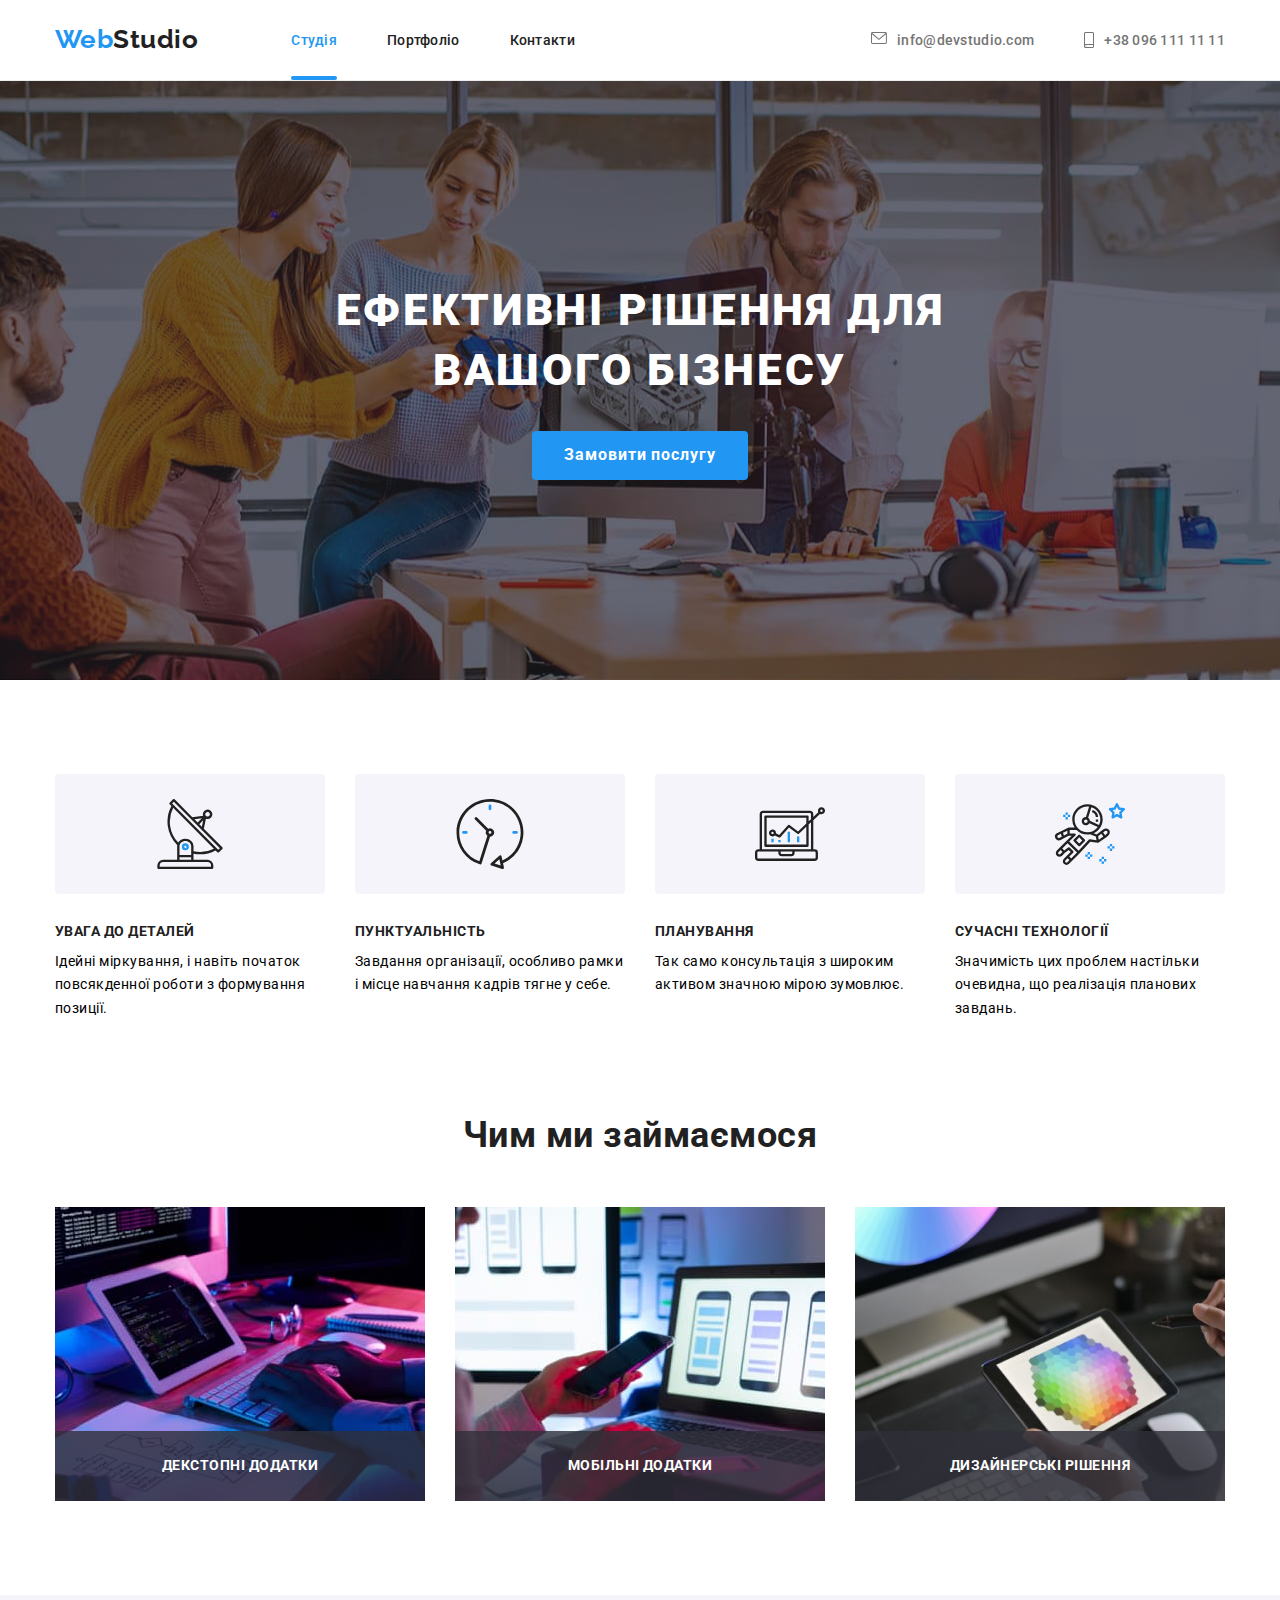
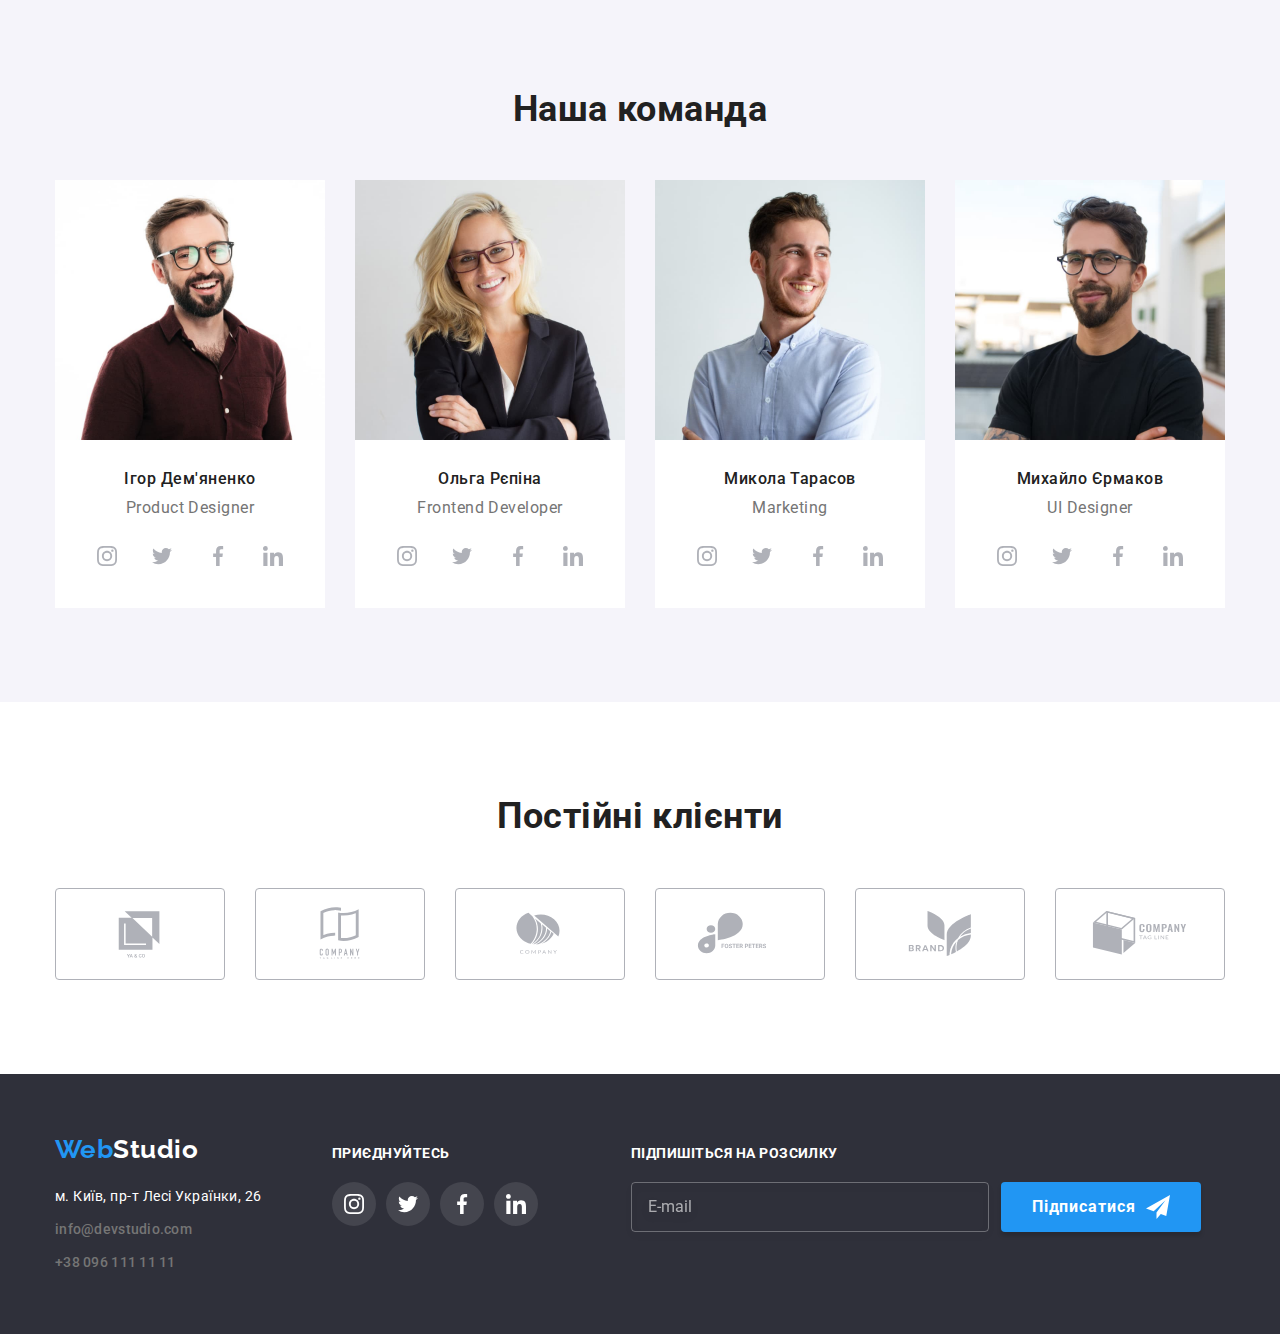
<file: index.html>
<!DOCTYPE html>
<html lang="uk">
  <head>
    <meta charset="UTF-8" />
    <meta http-equiv="X-UA-Compatible" content="IE=edge" />
    <meta name="viewport" content="width=device-width, initial-scale=1.0" />
    <link rel="preconnect" href="https://fonts.googleapis.com" />
    <link rel="preconnect" href="https://fonts.gstatic.com" crossorigin />
    <link
      href="https://fonts.googleapis.com/css2?family=Raleway:wght@700&family=Roboto:wght@400;500;700;900&display=swap"
      rel="stylesheet"
    />
    <link
      rel="stylesheet"
      href="https://cdnjs.cloudflare.com/ajax/libs/modern-normalize/1.0.0/modern-normalize.min.css"
    />
    <link rel="stylesheet" href="./css/main.min.css" />

    <title>Студія</title>
  </head>
  <body>
    <!--HEADER-->

    <header class="header">
      <div class="container">
        <nav class="header__navigation">
          <a class="header__logohead" href="./index.html"
            ><span class="header__logo-web">Web</span>Studio</a
          >
          <ul class="header-list">
            <li class="header-list__item">
              <a
                href="./index.html"
                class="header-list__link header-list__link--active"
                >Студія
              </a>
            </li>
            <li class="header-list__item">
              <a href="portfolio.html" class="header-list__link">Портфоліо </a>
            </li>
            <li class="header-list__item">
              <a href="./contacts" class="header-list__link">Контакти </a>
            </li>
          </ul>
        </nav>
        <!--Address-->
        <ul class="address-list">
          <li>
            <a href="mailto:info@devstudio.com" class="address-list__link"
              ><svg class="address-list__icons mail">
                <use href="./image/symbol-defs.svg#icon-mail"></use>
              </svg>
              info@devstudio.com
            </a>
          </li>
          <li>
            <a href="tel:+380961111111" class="address-list__link"
              ><svg class="address-list__icons phone">
                <use href="./image/symbol-defs.svg#icon-smartphone"></use>
              </svg>
              +38 096 111 11 11
            </a>
          </li>
        </ul>
      </div>
    </header>

    <!--MAIN-->
    <main>
      <!--Section #1-->
      <section class="section-one">
        <div class="container">
          <h1 class="section-one__title">
            Ефективні рішення для вашого бізнесу
          </h1>
          <button class="button" data-modal-open>Замовити послугу</button>
        </div>
      </section>

      <!--Section #2-->
      <section class="section-two">
        <div class="container">
          <h2 class="visually_hidden">Наші переваги</h2>

          <ul class="benefit-list">
            <li class="benefit-list__item">
              <div class="benefit-list__thumb">
                <svg class="benefit-list__icon">
                  <use href="./image/symbol-defs.svg#icon-antenna"></use>
                </svg>
              </div>
              <h3 class="benefit-list__heading">Увага до деталей</h3>
              <p class="benefit-list__details">
                Ідейні міркування, і навіть початок повсякденної роботи з
                формування позиції.
              </p>
            </li>

            <li class="benefit-list__item">
              <div class="benefit-list__thumb">
                <svg class="benefit-list__icon">
                  <use href="./image/symbol-defs.svg#icon-clock"></use>
                </svg>
              </div>
              <h3 class="benefit-list__heading">Пунктуальність</h3>
              <p class="benefit-list__details">
                Завдання організації, особливо рамки і місце навчання кадрів
                тягне у себе.
              </p>
            </li>

            <li class="benefit-list__item">
              <div class="benefit-list__thumb">
                <svg class="benefit-list__icon">
                  <use href="./image/symbol-defs.svg#icon-diagram"></use>
                </svg>
              </div>
              <h3 class="benefit-list__heading">Планування</h3>
              <p class="benefit-list__details">
                Так само консультація з широким активом значною мірою зумовлює.
              </p>
            </li>

            <li class="benefit-list__item">
              <div class="benefit-list__thumb">
                <svg class="benefit-list__icon">
                  <use href="./image/symbol-defs.svg#icon-astronaut"></use>
                </svg>
              </div>
              <h3 class="benefit-list__heading">Сучасні технології</h3>
              <p class="benefit-list__details">
                Значимість цих проблем настільки очевидна, що реалізація
                планових завдань.
              </p>
            </li>
          </ul>
        </div>
      </section>

      <!--Section #3-->
      <section class="section-three">
        <div class="container">
          <h2 class="section-three__title">Чим ми займаємося</h2>
          <ul class="product">
            <li class="product__item">
              <img
                src="./image/boxlaptop.jpg"
                alt="Людина працює з комп'ютером"
                width="370"
                height="294"
              />
              <div>
                <p class="product__title">Декстопні додатки</p>
              </div>
            </li>
            <li class="product__item">
              <img
                src="./image/imgphone.jpg"
                alt="Людина працює з телефоном"
                width="370"
                height="294"
              />
              <div>
                <p class="product__title">Мобільні додатки</p>
              </div>
            </li>
            <li class="product__item">
              <img
                src="./image/imgpad.jpg"
                alt="Людина працює з тачпадом"
                width="370"
                height="294"
              />
              <div>
                <p class="product__title">Дизайнерські рішення</p>
              </div>
            </li>
          </ul>
        </div>
      </section>

      <!--Section #4-->
      <section class="section-four">
        <div class="container">
          <h2 class="team-title">Наша команда</h2>
          <ul class="team-list">
            <li class="team-list__item">
              <img
                src="./image/img_igor.jpg"
                alt="Ігор Дем'яненко дизайнер продукту"
                width="270"
                height="260"
              />
              <div class="team-info">
                <h3 class="team-info__name">Ігор Дем'яненко</h3>
                <p class="team-info__position">Product Designer</p>
                <ul class="social-list">
                  <li>
                    <a
                      href="https://www.instagram.com/accounts/login/"
                      class="social-list__link"
                    >
                      <svg class="social-list__icon" width="44" height="44">
                        <use href="./image/symbol-defs.svg#icon-insta"></use>
                      </svg>
                    </a>
                  </li>
                  <li>
                    <a
                      href="https://twitter.com/intent/tweet"
                      class="social-list__link"
                    >
                      <svg class="social-list__icon" width="44" height="44">
                        <use href="./image/symbol-defs.svg#icon-twitter"></use>
                      </svg>
                    </a>
                  </li>
                  <li>
                    <a
                      href="https://www.facebook.com/login/"
                      class="social-list__link"
                    >
                      <svg class="social-list__icon" width="44" height="44">
                        <use href="./image/symbol-defs.svg#icon-facebook"></use>
                      </svg>
                    </a>
                  </li>
                  <li>
                    <a
                      href="https://www.linkedin.com/login/ru"
                      class="social-list__link"
                    >
                      <svg class="social-list__icon" width="44" height="44">
                        <use href="./image/symbol-defs.svg#icon-linkedin"></use>
                      </svg>
                    </a>
                  </li>
                </ul>
              </div>
            </li>
            <li class="team-list__item">
              <img
                src="./image/img_olga.jpg"
                alt="Ольга Рєпіна Розробник інтерфейсу"
                width="270"
                height="260"
              />
              <div class="team-info">
                <h3 class="team-info__name">Ольга Рєпіна</h3>
                <p class="team-info__position">Frontend Developer</p>
                <ul class="social-list">
                  <li>
                    <a
                      href="https://www.instagram.com/accounts/login/"
                      class="social-list__link"
                    >
                      <svg class="social-list__icon" width="44" height="44">
                        <use href="./image/symbol-defs.svg#icon-insta"></use>
                      </svg>
                    </a>
                  </li>
                  <li>
                    <a
                      href="https://twitter.com/intent/tweet"
                      class="social-list__link"
                    >
                      <svg class="social-list__icon" width="44" height="44">
                        <use href="./image/symbol-defs.svg#icon-twitter"></use>
                      </svg>
                    </a>
                  </li>
                  <li>
                    <a
                      href="https://www.facebook.com/login/"
                      class="social-list__link"
                    >
                      <svg class="social-list__icon" width="44" height="44">
                        <use href="./image/symbol-defs.svg#icon-facebook"></use>
                      </svg>
                    </a>
                  </li>
                  <li>
                    <a
                      href="https://www.linkedin.com/login/ru"
                      class="social-list__link"
                    >
                      <svg class="social-list__icon" width="44" height="44">
                        <use href="./image/symbol-defs.svg#icon-linkedin"></use>
                      </svg>
                    </a>
                  </li>
                </ul>
              </div>
            </li>
            <li class="team-list__item">
              <img
                src="./image/img_mukola.jpg"
                alt="Микола Тарасов Маркетинг"
                width="270"
                height="260"
              />
              <div class="team-info">
                <h3 class="team-info__name">Микола Тарасов</h3>
                <p class="team-info__position">Marketing</p>
                <ul class="social-list">
                  <li>
                    <a
                      href="https://www.instagram.com/accounts/login/"
                      class="social-list__link"
                    >
                      <svg class="social-list__icon" width="44" height="44">
                        <use href="./image/symbol-defs.svg#icon-insta"></use>
                      </svg>
                    </a>
                  </li>
                  <li>
                    <a
                      href="https://twitter.com/intent/tweet"
                      class="social-list__link"
                    >
                      <svg class="social-list__icon" width="44" height="44">
                        <use href="./image/symbol-defs.svg#icon-twitter"></use>
                      </svg>
                    </a>
                  </li>
                  <li>
                    <a
                      href="https://www.facebook.com/login/"
                      class="social-list__link"
                    >
                      <svg class="social-list__icon" width="44" height="44">
                        <use href="./image/symbol-defs.svg#icon-facebook"></use>
                      </svg>
                    </a>
                  </li>
                  <li>
                    <a
                      href="https://www.linkedin.com/login/ru"
                      class="social-list__link"
                    >
                      <svg class="social-list__icon" width="44" height="44">
                        <use href="./image/symbol-defs.svg#icon-linkedin"></use>
                      </svg>
                    </a>
                  </li>
                </ul>
              </div>
            </li>
            <li class="team-list__item">
              <img
                src="./image/img_michailo.jpg"
                alt="Михайло Єрмаков Дизайнер інтерфейсу користувача"
                width="270"
                height="260"
              />
              <div class="team-info">
                <h3 class="team-info__name">Михайло Єрмаков</h3>
                <p class="team-info__position">UI Designer</p>
                <ul class="social-list">
                  <li>
                    <a
                      href="https://www.instagram.com/accounts/login/"
                      class="social-list__link"
                    >
                      <svg class="social-list__icon" width="44" height="44">
                        <use href="./image/symbol-defs.svg#icon-insta"></use>
                      </svg>
                    </a>
                  </li>
                  <li>
                    <a
                      href="https://twitter.com/intent/tweet"
                      class="social-list__link"
                    >
                      <svg class="social-list__icon" width="44" height="44">
                        <use href="./image/symbol-defs.svg#icon-twitter"></use>
                      </svg>
                    </a>
                  </li>
                  <li>
                    <a
                      href="https://www.facebook.com/login/"
                      class="social-list__link"
                    >
                      <svg class="social-list__icon" width="44" height="44">
                        <use href="./image/symbol-defs.svg#icon-facebook"></use>
                      </svg>
                    </a>
                  </li>
                  <li>
                    <a
                      href="https://www.linkedin.com/login/ru"
                      class="social-list__link"
                    >
                      <svg class="social-list__icon" width="44" height="44">
                        <use href="./image/symbol-defs.svg#icon-linkedin"></use>
                      </svg>
                    </a>
                  </li>
                </ul>
              </div>
            </li>
          </ul>
        </div>
      </section>

      <!--Section #5-->
      <section class="section-five">
        <div class="container">
          <h2 class="section-five__title">Постійні клієнти</h2>
          <ul class="partners-list">
            <li class="partners-list__item">
              <a href="" class="partners-list__link"
                ><svg class="partners-list__icons">
                  <use href="./image/symbol-defs.svg#icon-Logo1"></use>
                </svg>
              </a>
            </li>
            <li class="partners-list__item">
              <a href="" class="partners-list__link">
                <svg class="partners-list__icons">
                  <use href="./image/symbol-defs.svg#icon-Logo2"></use>
                </svg>
              </a>
            </li>
            <li class="partners-list__item">
              <a href="" class="partners-list__link">
                <svg class="partners-list__icons">
                  <use href="./image/symbol-defs.svg#icon-Logo3"></use>
                </svg>
              </a>
            </li>
            <li class="partners-list__item">
              <a href="" class="partners-list__link">
                <svg class="partners-list__icons">
                  <use href="./image/symbol-defs.svg#icon-Logo4"></use>
                </svg>
              </a>
            </li>
            <li class="partners-list__item">
              <a href="" class="partners-list__link">
                <svg class="partners-list__icons">
                  <use href="./image/symbol-defs.svg#icon-Logo5"></use>
                </svg>
              </a>
            </li>
            <li class="partners-list__item">
              <a href="" class="partners-list__link">
                <svg class="partners-list__icons">
                  <use href="./image/symbol-defs.svg#icon-Logo6"></use>
                </svg>
              </a>
            </li>
          </ul>
        </div>
      </section>
    </main>

    <!--FOOTER-->
    <footer class="footer">
      <div class="container">
        <div class="address">
          <a href="./index.html" class="address__logo">
            <span class="address__logoWeb">Web</span>Studio
          </a>
          <address>
            <ul class="contact-list">
              <li class="contact-list__item">
                <a
                  href="https://goo.gl/maps/CPtrU1FHBa2aNyZL9"
                  target="_blank"
                  rel="noopener noreferrer nofollow"
                  class="contact-list__maplink"
                  >м. Київ, пр-т Лесі Українки, 26
                </a>
              </li>
              <li class="contact-list__item">
                <a href="mailto:info@devstudio.com" class="contact-list__link"
                  >info@devstudio.com</a
                >
              </li>
              <li class="contact-list__item">
                <a href="tel:+380961111111" class="contact-list__link"
                  >+38 096 111 11 11</a
                >
              </li>
            </ul>
          </address>
        </div>
        <div class="joinUs">
          <p class="joinUs__text">Приєднуйтесь</p>
          <ul class="social-list">
            <li>
              <a
                href="https://www.instagram.com/accounts/login/"
                class="social-list__link social-list__link--alternative"
              >
                <svg class="social-list__icon" width="44" height="44">
                  <use href="./image/symbol-defs.svg#icon-insta"></use>
                </svg>
              </a>
            </li>
            <li>
              <a
                href="https://twitter.com/intent/tweet"
                class="social-list__link social-list__link--alternative"
              >
                <svg class="social-list__icon" width="44" height="44">
                  <use href="./image/symbol-defs.svg#icon-twitter"></use>
                </svg>
              </a>
            </li>
            <li>
              <a
                href="https://www.facebook.com/login/"
                class="social-list__link social-list__link--alternative"
              >
                <svg class="social-list__icon" width="44" height="44">
                  <use href="./image/symbol-defs.svg#icon-facebook"></use>
                </svg>
              </a>
            </li>
            <li>
              <a
                href="https://www.linkedin.com/login/ru"
                class="social-list__link social-list__link--alternative"
              >
                <svg class="social-list__icon" width="44" height="44">
                  <use href="./image/symbol-defs.svg#icon-linkedin"></use>
                </svg>
              </a>
            </li>
          </ul>
        </div>

        <div class="signUp">
          <p class="signUp__text">Підпишіться на розсилку</p>
          <form name="signup_form" autocomplete="on" class="email-form">
            <div class="email-form__field">
              <label>
                <input
                  type="email"
                  class="email-form__input"
                  placeholder="E-mail"
                />
              </label>
              <button type="submit" class="submit-btn">
                Підписатися
                <svg class="submit-btn__icon" width="24" height="24">
                  <use
                    href="./image/symbol-defs.svg#icon-form-footer-send"
                  ></use>
                </svg>
              </button>
            </div>
          </form>
        </div>
      </div>
    </footer>

    <div class="backdrop is-hidden" data-modal>
      <div class="modal">
        <form name="order_a_service_data" class="modal-form">
          <fieldset class="modal-form__fieldset">
            <legend class="modal-form__legend">
              Залиште свої дані, ми передзвонимо
            </legend>
            <label class="label">
              <span class="label__heading">Ім'я</span>
              <div class="label__div">
                <input type="text" class="label__input" />
                <svg class="label__icon" width="18" height="18">
                  <use href="./image/symbol-defs.svg#icon-form-name"></use>
                </svg>
              </div>
            </label>

            <label class="label">
              <span class="label__heading">Телефон</span>
              <div class="label__div">
                <input type="tel" class="label__input" />
                <svg class="label__icon" width="18" height="18">
                  <use href="./image/symbol-defs.svg#icon-form-phone"></use>
                </svg>
              </div>
            </label>

            <label class="label">
              <span class="label__heading">Пошта</span>
              <div class="label__div">
                <input type="email" class="label__input" />
                <svg class="label__icon" width="18" height="18">
                  <use href="./image/symbol-defs.svg#icon-form-email"></use>
                </svg>
              </div>
            </label>

            <label class="label">
              <span class="label__heading">Коментар</span>
              <div class="label__div label__div--comment">
                <textarea
                  class="label__input_comment"
                  name="form_comment"
                  rows="5"
                  placeholder="Введіть текст"
                ></textarea>
              </div>
            </label>

            <div class="term-of-use">
              <label class="term-of-use__label">
                <input type="checkbox" class="term-of-use__checkbox" />
                <span class="term-of-use__checkicon"></span>
                <span class="term-of-use__text"
                  >Погоджуюся з розсилкою та приймаю
                  <a href="" class="term-of-use__link">Умови договору</a>
                </span>
              </label>
            </div>

            <button type="submit" class="submit-btn submit-btn--centered">
              Відправити
            </button>
          </fieldset>
        </form>
        <button class="close-button" data-modal-close>
          <svg width="18" height="18">
            <use href="./image/symbol-defs.svg#icon-close-black"></use>
          </svg>
        </button>
      </div>
    </div>

    <script src="./js/modal.js"></script>
  </body>
</html>
</file>
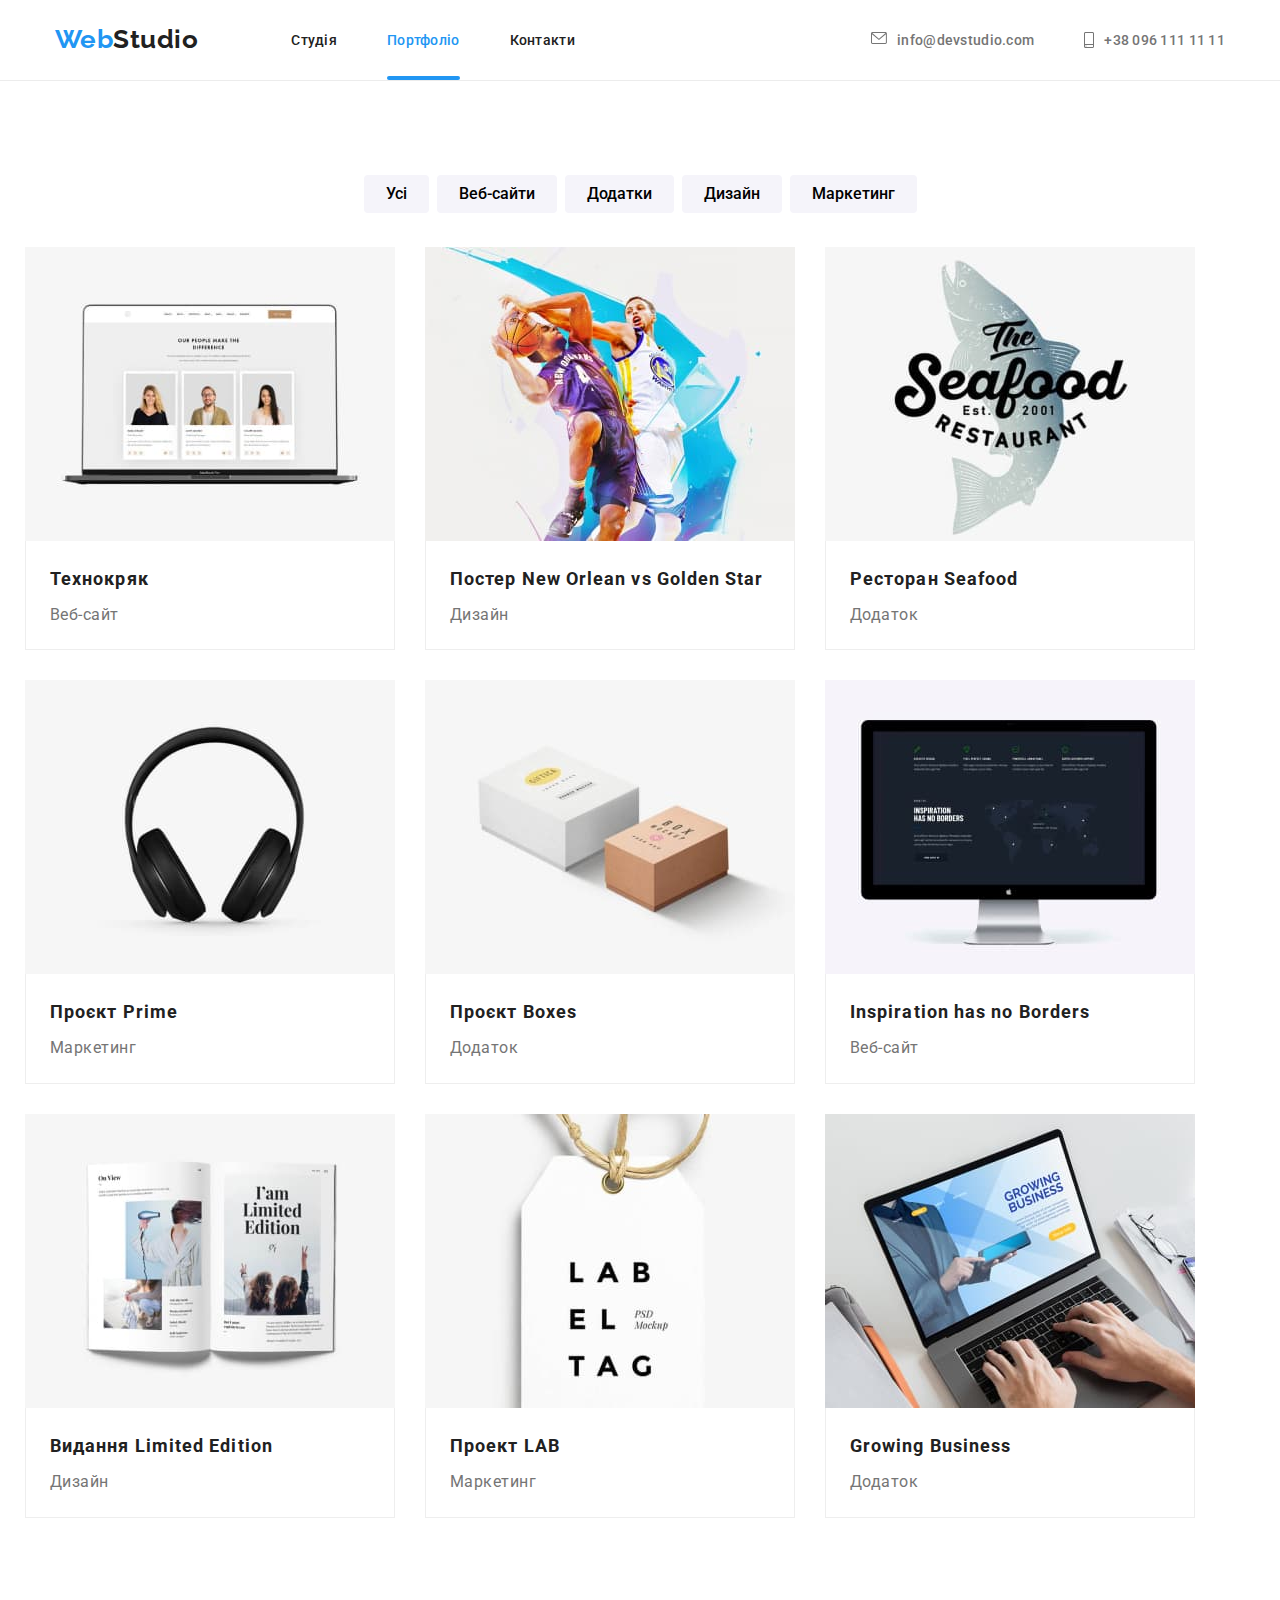
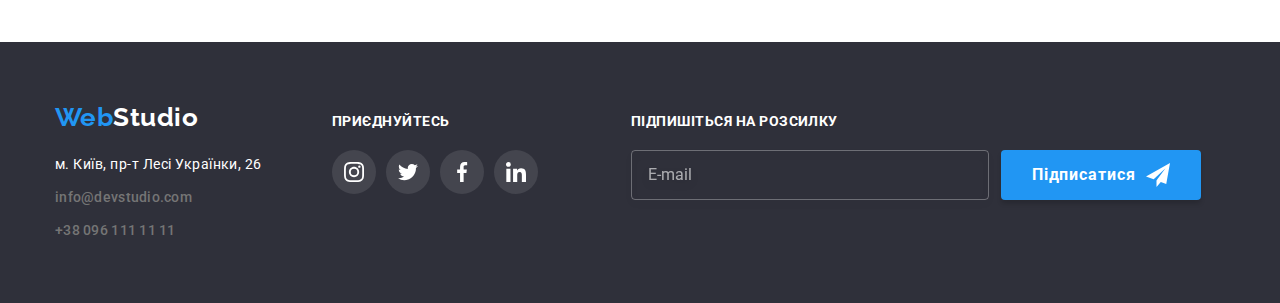
<file: portfolio.html>
<!DOCTYPE html>
<html lang="uk">
  <head>
    <meta charset="UTF-8" />
    <meta http-equiv="X-UA-Compatible" content="IE=edge" />
    <meta name="viewport" content="width=device-width, initial-scale=1.0" />
    <link rel="preconnect" href="https://fonts.googleapis.com" />
    <link rel="preconnect" href="https://fonts.gstatic.com" crossorigin />
    <link
      href="https://fonts.googleapis.com/css2?family=Raleway:wght@700&family=Roboto:wght@400;500;700;900&display=swap"
      rel="stylesheet"
    />
    <link
      rel="stylesheet"
      href="https://cdnjs.cloudflare.com/ajax/libs/modern-normalize/1.0.0/modern-normalize.min.css"
    />
    <link rel="stylesheet" href="./css/main.min.css" />
    <title>Портфоліо</title>
  </head>

  <body>
    <!--HEADER-->
    <header class="header">
      <div class="container">
        <nav class="header__navigation">
          <a class="header__logohead" href="./index.html"
            ><span class="header__logo-web">Web</span>Studio</a
          >
          <ul class="header-list">
            <li class="header-list__item">
              <a href="./index.html" class="header-list__link">Студія </a>
            </li>
            <li class="header-list__item">
              <a
                href="portfolio.html"
                class="header-list__link header-list__link--active"
                >Портфоліо
              </a>
            </li>
            <li class="header-list__item">
              <a href="./contacts" class="header-list__link">Контакти </a>
            </li>
          </ul>
        </nav>
        <!--Address-->
        <ul class="address-list">
          <li>
            <a href="mailto:info@devstudio.com" class="address-list__link"
              ><svg class="address-list__icons mail">
                <use href="./image/symbol-defs.svg#icon-mail"></use>
              </svg>
              info@devstudio.com
            </a>
          </li>
          <li>
            <a href="tel:+380961111111" class="address-list__link"
              ><svg class="address-list__icons phone">
                <use href="./image/symbol-defs.svg#icon-smartphone"></use>
              </svg>
              +38 096 111 11 11
            </a>
          </li>
        </ul>
      </div>
    </header>

    <!--MAIN-->
    <main>
      <!--MAIN BUTTONS-->
      <section class="button-menu">
        <div class="container">
          <h1 class="visually_hidden">Портфоліо</h1>
          <ul class="button-menu__list">
            <li class="button-menu__item">
              <button type="button" class="button-menu__btn">Усі</button>
            </li>
            <li class="button-menu__item">
              <button type="button" class="button-menu__btn">Веб-сайти</button>
            </li>
            <li class="button-menu__item">
              <button type="button" class="button-menu__btn">Додатки</button>
            </li>
            <li class="button-menu__item">
              <button type="button" class="button-menu__btn">Дизайн</button>
            </li>
            <li class="button-menu__item">
              <button type="button" class="button-menu__btn">Маркетинг</button>
            </li>
          </ul>

          <!--MAIN IMG-->
          <ul class="card-set">
            <li class="card-set__item">
              <a class="card-set__link" href="">
                <div class="card-set__thumb">
                  <img
                    src="./image/imglaptop(1).jpg"
                    alt="Люди на моніторі ноутбука"
                    width="370"
                    height="294"
                  />
                  <div class="card-set__overlay">
                    <p class="card-set__img-text">
                      Lorem ipsum dolor sit amet consectetur adipisicing elit.
                      Debitis tenetur nam minima adipisci, a commodi recusandae,
                      neque nemo voluptatibus fuga suscipit unde repellendus!
                      Explicabo aut natus sunt cumque est distinctio?
                    </p>
                  </div>
                </div>
                <div class="card-set__text-after">
                  <h2 class="card-set__title">Технокряк</h2>
                  <p class="card-set__description">Веб-сайт</p>
                </div>
              </a>
            </li>
            <li class="card-set__item">
              <a class="card-set__link" href="">
                <div class="card-set__thumb">
                  <img
                    src="./image/imgbasket(1).jpg"
                    alt="Люди грають в баскетбол"
                    width="370"
                    height="294"
                  />
                  <div class="card-set__overlay">
                    <p class="card-set__img-text">
                      Lorem ipsum dolor sit amet consectetur adipisicing elit.
                      Debitis tenetur nam minima adipisci, a commodi recusandae,
                      neque nemo voluptatibus fuga suscipit unde repellendus!
                      Explicabo aut natus sunt cumque est distinctio?
                    </p>
                  </div>
                </div>
                <div class="card-set__text-after">
                  <h2 class="card-set__title">
                    Постер New Orlean vs Golden Star
                  </h2>
                  <p class="card-set__description">Дизайн</p>
                </div>
              </a>
            </li>
            <li class="card-set__item">
              <a class="card-set__link" href="">
                <div class="card-set__thumb">
                  <img
                    src="./image/imgseafood(1).jpg"
                    alt="Логотип ресторану Морська Їжа"
                    width="370"
                    height="294"
                  />
                  <div class="card-set__overlay">
                    <p class="card-set__img-text">
                      Lorem ipsum dolor sit amet consectetur adipisicing elit.
                      Debitis tenetur nam minima adipisci, a commodi recusandae,
                      neque nemo voluptatibus fuga suscipit unde repellendus!
                      Explicabo aut natus sunt cumque est distinctio?
                    </p>
                  </div>
                </div>
                <div class="card-set__text-after">
                  <h2 class="card-set__title">Ресторан Seafood</h2>
                  <p class="card-set__description">Додаток</p>
                </div>
              </a>
            </li>
            <li class="card-set__item">
              <a class="card-set__link" href="">
                <div class="card-set__thumb">
                  <img
                    src="./image/imgheadphones(1).jpg"
                    alt="Чорні навушники"
                    width="370"
                    height="294"
                  />
                  <div class="card-set__overlay">
                    <p class="card-set__img-text">
                      Lorem ipsum dolor sit amet consectetur adipisicing elit.
                      Debitis tenetur nam minima adipisci, a commodi recusandae,
                      neque nemo voluptatibus fuga suscipit unde repellendus!
                      Explicabo aut natus sunt cumque est distinctio?
                    </p>
                  </div>
                </div>
                <div class="card-set__text-after">
                  <h2 class="card-set__title">Проєкт Prime</h2>
                  <p class="card-set__description">Маркетинг</p>
                </div>
              </a>
            </li>
            <li class="card-set__item">
              <a class="card-set__link" href="">
                <div class="card-set__thumb">
                  <img
                    src="./image/imgprojectbox(1).jpg"
                    alt="Дві коробки з проектами"
                    width="370"
                    height="294"
                  />
                  <div class="card-set__overlay">
                    <p class="card-set__img-text">
                      Lorem ipsum dolor sit amet consectetur adipisicing elit.
                      Debitis tenetur nam minima adipisci, a commodi recusandae,
                      neque nemo voluptatibus fuga suscipit unde repellendus!
                      Explicabo aut natus sunt cumque est distinctio?
                    </p>
                  </div>
                </div>
                <div class="card-set__text-after">
                  <h2 class="card-set__title">Проєкт Boxes</h2>
                  <p class="card-set__description">Додаток</p>
                </div>
              </a>
            </li>
            <li class="card-set__item">
              <a class="card-set__link" href="">
                <div class="card-set__thumb">
                  <img
                    src="./image/imgmacohno(1).jpg"
                    alt="Інформація на моніторі"
                    width="370"
                    height="294"
                  />
                  <div class="card-set__overlay">
                    <p class="card-set__img-text">
                      Lorem ipsum dolor sit amet consectetur adipisicing elit.
                      Debitis tenetur nam minima adipisci, a commodi recusandae,
                      neque nemo voluptatibus fuga suscipit unde repellendus!
                      Explicabo aut natus sunt cumque est distinctio?
                    </p>
                  </div>
                </div>
                <div class="card-set__text-after">
                  <h2 class="card-set__title">Inspiration has no Borders</h2>
                  <p class="card-set__description">Веб-сайт</p>
                </div>
              </a>
            </li>
            <li class="card-set__item">
              <a class="card-set__link" href="">
                <div class="card-set__thumb">
                  <img
                    src="./image/imgbook(1).jpg"
                    alt="Книга з рекламою"
                    width="370"
                    height="294"
                  />
                  <div class="card-set__overlay">
                    <p class="card-set__img-text">
                      Lorem ipsum dolor sit amet consectetur adipisicing elit.
                      Debitis tenetur nam minima adipisci, a commodi recusandae,
                      neque nemo voluptatibus fuga suscipit unde repellendus!
                      Explicabo aut natus sunt cumque est distinctio?
                    </p>
                  </div>
                </div>
                <div class="card-set__text-after">
                  <h2 class="card-set__title">Видання Limited Edition</h2>
                  <p class="card-set__description">Дизайн</p>
                </div>
              </a>
            </li>
            <li class="card-set__item">
              <a class="card-set__link" href="">
                <div class="card-set__thumb">
                  <img
                    src="./image/imglabel(1).jpg"
                    alt="Етикетка"
                    width="370"
                    height="294"
                  />
                  <div class="card-set__overlay">
                    <p class="card-set__img-text">
                      Lorem ipsum dolor sit amet consectetur adipisicing elit.
                      Debitis tenetur nam minima adipisci, a commodi recusandae,
                      neque nemo voluptatibus fuga suscipit unde repellendus!
                      Explicabo aut natus sunt cumque est distinctio?
                    </p>
                  </div>
                </div>
                <div class="card-set__text-after">
                  <h2 class="card-set__title">Проект LAB</h2>
                  <p class="card-set__description">Маркетинг</p>
                </div>
              </a>
            </li>
            <li class="card-set__item">
              <a class="card-set__link" href="">
                <div class="card-set__thumb">
                  <img
                    src="./image/imgsmallpc(1).jpg"
                    alt="Людина працює на ноутбуці"
                    width="370"
                    height="294"
                  />
                  <div class="card-set__overlay">
                    <p class="card-set__img-text">
                      Lorem ipsum dolor sit amet consectetur adipisicing elit.
                      Debitis tenetur nam minima adipisci, a commodi recusandae,
                      neque nemo voluptatibus fuga suscipit unde repellendus!
                      Explicabo aut natus sunt cumque est distinctio?
                    </p>
                  </div>
                </div>
                <div class="card-set__text-after">
                  <h2 class="card-set__title">Growing Business</h2>
                  <p class="card-set__description">Додаток</p>
                </div>
              </a>
            </li>
          </ul>
        </div>
      </section>
    </main>

    <!--FOOTER-->
    <footer class="footer">
      <div class="container">
        <div class="address">
          <a href="./index.html" class="address__logo">
            <span class="address__logoWeb">Web</span>Studio
          </a>
          <address>
            <ul class="contact-list">
              <li class="contact-list__item">
                <a
                  href="https://goo.gl/maps/CPtrU1FHBa2aNyZL9"
                  target="_blank"
                  rel="noopener noreferrer nofollow"
                  class="contact-list__maplink"
                  >м. Київ, пр-т Лесі Українки, 26
                </a>
              </li>
              <li class="contact-list__item">
                <a href="mailto:info@devstudio.com" class="contact-list__link"
                  >info@devstudio.com</a
                >
              </li>
              <li class="contact-list__item">
                <a href="tel:+380961111111" class="contact-list__link"
                  >+38 096 111 11 11</a
                >
              </li>
            </ul>
          </address>
        </div>
        <div class="joinUs">
          <p class="joinUs__text">Приєднуйтесь</p>
          <ul class="social-list">
            <li>
              <a
                href="https://www.instagram.com/accounts/login/"
                class="social-list__link social-list__link--alternative"
              >
                <svg class="social-list__icon" width="44" height="44">
                  <use href="./image/symbol-defs.svg#icon-insta"></use>
                </svg>
              </a>
            </li>
            <li>
              <a
                href="https://twitter.com/intent/tweet"
                class="social-list__link social-list__link--alternative"
              >
                <svg class="social-list__icon" width="44" height="44">
                  <use href="./image/symbol-defs.svg#icon-twitter"></use>
                </svg>
              </a>
            </li>
            <li>
              <a
                href="https://www.facebook.com/login/"
                class="social-list__link social-list__link--alternative"
              >
                <svg class="social-list__icon" width="44" height="44">
                  <use href="./image/symbol-defs.svg#icon-facebook"></use>
                </svg>
              </a>
            </li>
            <li>
              <a
                href="https://www.linkedin.com/login/ru"
                class="social-list__link social-list__link--alternative"
              >
                <svg class="social-list__icon" width="44" height="44">
                  <use href="./image/symbol-defs.svg#icon-linkedin"></use>
                </svg>
              </a>
            </li>
          </ul>
        </div>

        <div class="signUp">
          <p class="signUp__text">Підпишіться на розсилку</p>
          <form name="signup_form" autocomplete="on" class="email-form">
            <div class="email-form__field">
              <label>
                <input
                  type="email"
                  class="email-form__input"
                  placeholder="E-mail"
                />
              </label>
              <button type="submit" class="submit-btn">
                Підписатися
                <svg class="submit-btn__icon" width="24" height="24">
                  <use
                    href="./image/symbol-defs.svg#icon-form-footer-send"
                  ></use>
                </svg>
              </button>
            </div>
          </form>
        </div>
      </div>
    </footer>
  </body>
</html>
</file>
<file: css/main.min.css>
h1,h2,h3{margin:0px}p{margin:0px}img{display:block;max-width:100%;height:auto}body{font-family:"Roboto",sans-serif;color:var(--color_grey);background-color:var(--color_white);letter-spacing:.03em}a{text-decoration:none}ul{list-style-type:none;-webkit-padding-start:0px;padding-inline-start:0px;margin:0px}.visually_hidden{position:absolute;white-space:nowrap;width:1px;height:1px;overflow:hidden;border:0;padding:0;clip:rect(0 0 0 0);-webkit-clip-path:inset(50%);clip-path:inset(50%);margin:-1px}.container{width:1200px;margin-left:auto;margin-right:auto;padding-left:15px;padding-right:15px}.header .container{display:flex;align-items:center}.header{background-color:#fff;border-bottom:1px solid #ececec}.header__navigation{display:flex;align-items:center;margin-right:auto}.header__logohead{font-family:"Raleway";font-weight:700;font-size:26px;line-height:1.2;color:#212121;text-decoration:none;cursor:pointer;margin-right:93px;padding-top:24px;padding-bottom:24px}.header__logo-web{color:#2196f3}.header-list{display:flex;margin-right:auto}.header-list__link--active::after{content:"";position:absolute;bottom:0;left:0;display:block;width:100%;height:4px;background-color:#2196f3;border-radius:4px}.header-list__link{position:relative;display:inline-block;font-weight:500;font-size:14px;line-height:1.15;letter-spacing:.02em;color:#212121;cursor:pointer;padding:32px 0 32px 0;transition:color 250ms cubic-bezier(0.4, 0, 0.2, 1)}.header-list__item{margin-right:50px}.header-list__item:last-child{margin-right:0px}.header-list__link:hover,.header-list__link:focus{color:#2196f3;transition:color 250ms cubic-bezier(0.4, 0, 0.2, 1)}.header-list__link--active{color:#2196f3}.address-list{display:flex}.address-list__link{display:flex;font-style:normal;font-weight:500;font-size:14px;line-height:1.15;letter-spacing:.02em;color:#757575;cursor:pointer;padding:32px 0 32px 0;transition:color 250ms cubic-bezier(0.4, 0, 0.2, 1)}.address-list li{display:flex;align-items:center;margin-right:50px}.address-list li:last-child{margin-right:0px}.address-list__link:hover,.address-list__link:focus{color:#2196f3;transition:color 250ms cubic-bezier(0.4, 0, 0.2, 1)}.address-list__icons{margin-right:10px}.mail{width:16px;height:12px;fill:currentColor}.phone{width:10px;height:16px;fill:currentColor}.backdrop{position:fixed;top:0;left:0;width:100%;height:100%;background-color:rgba(0,0,0,.2);opacity:1;transition:opacity 250ms cubic-bezier(0.4, 0, 0.2, 1)}.backdrop.is-hidden{opacity:0;pointer-events:none}.backdrop.is-hidden .modal{transform:translate(-50%, -50%) scale(0.9)}.modal{position:absolute;top:50%;left:50%;transform:translate(-50%, -50%) scale(1);width:528px;min-height:581px;padding:40px;background-color:#fff;border-radius:4px;box-shadow:0px 1px 3px rgba(0,0,0,.12),0px 1px 1px rgba(0,0,0,.14),0px 2px 1px rgba(0,0,0,.2);transition:transform 250ms cubic-bezier(0.4, 0, 0.2, 1)}.modal-form__fieldset{border:rgba(0,0,0,0);display:flex;flex-direction:column;margin:0;padding:0}.modal-form__legend{font-weight:700;font-size:20px;line-height:1.15;text-align:center;color:#212121;margin-bottom:12px}.label{font-weight:400;font-size:12px;line-height:1.16;letter-spacing:.01em;display:block;color:#757575}.label:not(:last-child){margin-bottom:10px}.label__input{height:40px;padding-left:42px;cursor:pointer;border:1px solid rgba(33,33,33,.2);border-radius:4px}.label__input:hover,.label__input:focus{border-color:#2196f3;outline:none}.label__div{display:flex;flex-direction:column;position:relative}.label__heading{display:inline-block;margin-bottom:4px}.label__div--comment{margin-bottom:10px}.label__icon{position:absolute;top:11px;left:12px;fill:currentColor;transition:fill 250ms cubic-bezier(0.4, 0, 0.2, 1)}.label__div:focus-within>.label__icon,.label__div:hover>.label__icon{fill:#2196f3;transition:fill 250ms cubic-bezier(0.4, 0, 0.2, 1)}.label__input_comment{letter-spacing:.01em;height:120px;padding:12px 16px;resize:none;cursor:text;border:1px solid rgba(33,33,33,.2);border-radius:4px}.label__input_comment:hover,.label__input_comment:focus{border-color:#2196f3;outline:none}.form_submit_btn{margin:0 auto}.button{font-weight:700;font-size:16px;line-height:1.8;align-items:center;text-align:center;letter-spacing:.06em;color:#fff;background-color:#2196f3;cursor:pointer;border:none;border-radius:4px;padding:10px 32px 10px 32px;margin-left:auto;margin-right:auto;display:block;transition:background-color 250ms cubic-bezier(0.4, 0, 0.2, 1)}.button:hover,.button:focus{background-color:#188ce8;box-shadow:0px 4px 4px rgba(0,0,0,.15);transition:background-color 250ms cubic-bezier(0.4, 0, 0.2, 1)}.social-list{display:flex;justify-content:space-between}.social-list__link{background-color:#fff;border-radius:50%;height:44px;width:44px;color:#afb1b8;display:flex;justify-content:center;align-items:center;transition:background-color 250ms cubic-bezier(0.4, 0, 0.2, 1),color 250ms cubic-bezier(0.4, 0, 0.2, 1)}.social-list__icon{fill:currentColor;width:20px;height:20px}.social-list__link:hover,.social-list__link:focus{background-color:#2196f3;color:#fff;transition:background-color 250ms cubic-bezier(0.4, 0, 0.2, 1),color 250ms cubic-bezier(0.4, 0, 0.2, 1)}.social-list__link--alternative{background-color:rgba(255,255,255,.1);border-radius:50%;height:44px;width:44px;color:#fff;display:flex;justify-content:center;align-items:center;transition:color 250ms cubic-bezier(0.4, 0, 0.2, 1),background-color 250ms cubic-bezier(0.4, 0, 0.2, 1)}.partners-list{display:flex}.partners-list__link{display:flex;align-items:center;justify-content:center;width:170px;height:92px;background-color:inherit;border:1px solid #afb1b8;border-radius:4px;background-color:#fff;color:#afb1b8;transition:border-color 250ms cubic-bezier(0.4, 0, 0.2, 1),color 250ms cubic-bezier(0.4, 0, 0.2, 1)}.partners-list__item:not(:last-child){margin-right:30px}.partners-list__icons{width:106px;height:60px;fill:currentColor}.partners-list__link:hover,.partners-list__link:focus{border-color:#2196f3;color:#2196f3;transition:border-color 250ms cubic-bezier(0.4, 0, 0.2, 1),color 250ms cubic-bezier(0.4, 0, 0.2, 1)}.contact-list{margin:0}.contact-list__item{margin-bottom:9px}.contact-list__item:last-child{margin-bottom:0px}.contact-list__link{font-style:normal;font-weight:500;font-size:14px;line-height:1.15;letter-spacing:.02em;color:#757575;cursor:pointer;transition:color 250ms cubic-bezier(0.4, 0, 0.2, 1)}.contact-list__link:hover,.contact-list__link:focus{color:#2196f3;transition:color 250ms cubic-bezier(0.4, 0, 0.2, 1)}.contact-list__maplink:hover,.contact-list__maplink:focus{color:#2196f3;transition:color 250ms cubic-bezier(0.4, 0, 0.2, 1)}.footer,.contact-list__maplink{font-style:normal;font-weight:400;font-size:14px;line-height:1.7;color:#fff;transition:color 250ms cubic-bezier(0.4, 0, 0.2, 1)}.submit-btn{display:flex;align-items:center;justify-content:center}.submit-btn{font-weight:700;font-size:16px;line-height:30px;letter-spacing:.06em;width:200px;height:50px;background-color:#2196f3;box-shadow:0px 4px 4px rgba(0,0,0,.15);border:rgba(0,0,0,0);border-radius:4px;color:#fff;cursor:pointer}.submit-btn:hover,.submit-btn:focus{background-color:#188ce8;box-shadow:0px 4px 4px rgba(0,0,0,.15);transition:background-color 250ms cubic-bezier(0.4, 0, 0.2, 1)}.submit-btn--centered{margin:0 auto}.submit-btn__icon{margin-left:10px}.term-of-use{display:flex;justify-content:center;margin-bottom:30px}.term-of-use__text,.term-of-use__link{font-weight:400;font-size:14px;line-height:1.7;color:#757575;margin:0}.term-of-use__link{font-weight:400;font-size:14px;line-height:1.7;color:#2196f3;text-decoration:underline}.term-of-use__label{display:flex;align-items:center}.term-of-use__checkbox{-webkit-appearance:none;-moz-appearance:none;appearance:none;position:absolute}.term-of-use__checkbox:checked+.term-of-use__checkicon{background-color:#2196f3;border-color:rgba(0,0,0,0);background-image:url(../image/icon\ check.svg);background-size:contain;background-origin:border-box}.term-of-use__checkicon{display:inline-block;width:16px;height:15px;cursor:pointer;border:2px solid #212121;border-radius:2px;margin-right:10px}.close-button{position:absolute;top:8px;right:8px;display:flex;align-items:center;justify-content:center;width:30px;height:30px;fill:currentColor;background-color:#fff;border-radius:50%;border:none;border:1px solid rgba(0,0,0,.1);cursor:pointer;transition:background-color 250ms cubic-bezier(0.4, 0, 0.2, 1),color 250ms cubic-bezier(0.4, 0, 0.2, 1)}.close-button:hover,.close-button:focus{color:#2196f3;transition:background-color 250ms cubic-bezier(0.4, 0, 0.2, 1),color 250ms cubic-bezier(0.4, 0, 0.2, 1)}.section-one{background-color:#2f303a;padding-top:200px;padding-bottom:200px;background-image:linear-gradient(to top, rgba(47, 48, 58, 0.4), rgba(47, 48, 58, 0.4)),url("../image/Hero_img.jpg");background-size:1600px;background-repeat:no-repeat;background-position:center}.section-one__title{font-weight:900;font-size:44px;line-height:1.36;text-align:center;letter-spacing:.06em;text-transform:uppercase;color:#fff;width:700px;margin-left:auto;margin-right:auto;margin-bottom:30px}.section-two{padding-top:94px;padding-bottom:94px}.benefit-list{display:flex;margin-top:0px;margin-bottom:0px}.benefit-list__heading{font-weight:700;font-size:14px;line-height:1.14;text-transform:uppercase;color:#212121;text-align:start;margin-bottom:10px}.benefit-list__details{width:270px;font-weight:400;font-size:14px;line-height:1.7;margin:0px}.benefit-list__item:not(:last-child){margin-right:30px}.benefit-list__thumb{display:flex;justify-content:center;align-items:center;width:270px;height:120px;background-color:#f5f4fa;border-radius:4px;margin-bottom:30px}.benefit-list__icon{width:70px;height:70px}.section-three{display:flex;flex-direction:column;padding-bottom:94px}.section-three__title{width:366px;margin-left:auto;margin-right:auto;margin-bottom:50px}.section-three__title{font-weight:700;font-size:36px;line-height:1.16;text-align:center;color:#212121}.product{display:flex;margin:0}.product__title{position:absolute;bottom:0;left:0;display:flex;justify-content:center;align-items:center;font-weight:700;font-size:14px;line-height:1.14;text-transform:uppercase;background:rgba(47,48,58,.8);color:#fff;width:100%;height:70px}.product__item{position:relative;margin-right:30px}.product__item:last-child{margin-right:0px}.section-four{background-color:#f5f4fa;padding:94px 0px 94px 0px}.team-title{font-weight:700;font-size:36px;line-height:1.16;text-align:center;color:#212121;width:264px;margin:0 auto 50px auto}.team-list{display:flex;margin:0}.team-list__item{margin-right:30px;background-color:#fff}.team-list__item:last-child{margin-right:0px}.team-info{padding:30px}.team-info__name{font-weight:500;font-size:16px;line-height:1.18;text-align:center;color:#212121;margin-bottom:10px}.team-info__position{font-weight:400;font-size:16px;line-height:1.18;text-align:center;margin-bottom:16px;color:#757575}.section-five{background-color:#fff;padding:94px 0px 94px 0px}.section-five__title{width:297px;margin:0px auto 50px auto;font-weight:700;font-size:36px;line-height:1.16;text-align:center;color:#212121}.joinUs{width:206px;margin-right:93px}.joinUs__text{font-weight:700;font-size:14px;line-height:1.14;text-transform:uppercase;margin-bottom:20px}.signUp{width:570px}.signUp__text{font-weight:700;font-size:14px;line-height:1.14;text-transform:uppercase;color:#fff;margin-bottom:20px}.email-form__field{position:relative;display:flex;justify-content:space-between}.email-form__input{width:358px;height:50px;background-color:rgba(0,0,0,0);color:#fff;border:1px solid rgba(255,255,255,.3);filter:drop-shadow(0px 4px 4px rgba(0, 0, 0, 0.15));border-radius:4px;padding-left:16px}.email-form__input::-moz-placeholder{font-weight:400;font-size:16px;line-height:1.25;color:rgba(255,255,255,.6)}.email-form__input:-ms-input-placeholder{font-weight:400;font-size:16px;line-height:1.25;color:rgba(255,255,255,.6)}.email-form__input::placeholder{font-weight:400;font-size:16px;line-height:1.25;color:rgba(255,255,255,.6)}.card-set{display:flex;flex-wrap:wrap;margin-left:-30px;margin-right:-30px;background-color:#fff}.card-set__item{margin:0px 30px 30px 0px}.card-set__text-after{padding:20px 24px 20px 24px;border:1px solid #eee;border-top:rgba(0,0,0,0)}.card-set__text-after{font-weight:400;font-size:16px;line-height:1;color:#757575}.card-set__title{font-weight:700;font-size:18px;line-height:2;letter-spacing:.06em;color:#212121;margin-bottom:4px}.card-set__description{font-weight:400;font-size:16px;line-height:1.8;color:#757575}.card-set__link{display:block}.card-set__link:hover,.card-set__link:focus{display:block;box-shadow:0px 1px 1px rgba(0,0,0,.12),0px 4px 4px rgba(0,0,0,.06),1px 4px 6px rgba(0,0,0,.16)}.card-set__link:hover .card-set__overlay,.card-set__link:focus .card-set__overlay{transform:translateY(0)}.card-set__overlay{position:absolute;top:0;left:0;width:100%;height:100%;background-color:rgba(33,150,243,.9);transform:translateY(110%);transition:transform 250ms cubic-bezier(0.4, 0, 0.2, 1)}.card-set__thumb{position:relative;overflow:hidden}.card-set__img-text{position:absolute;top:50%;left:50%;transform:translate(-50%, -50%);overflow:hidden;width:322px;height:168px;text-decoration:none;font-weight:400;font-size:18px;line-height:1.55;color:#fff}.button-menu{padding:94px 0px 94px 0px}.button-menu__list{display:flex;margin:0px auto 34px auto;justify-content:center}.button-menu__item{margin-right:8px}.button-menu__item:last-child{margin-right:0}.button-menu__btn{font-family:inherit;font-weight:500;font-size:16px;line-height:1.6;text-align:center;cursor:pointer;background:#f5f4fa;border-radius:4px;border:none;padding:6px 22px 6px 22px;width:-webkit-max-content;width:-moz-max-content;width:max-content}.button-menu__btn:hover,.button-menu__btn:focus{color:#fff;background:#2196f3;box-shadow:0px 3px 1px rgba(0,0,0,.1),0px 1px 2px rgba(0,0,0,.08),0px 2px 2px rgba(0,0,0,.12);border-radius:4px}.footer{padding-top:60px;padding-bottom:60px;background-color:#2f303a}.footer .container{display:flex;align-items:baseline}.address{margin-right:70px}.address__logo{font-family:"Raleway";font-weight:700;font-size:26px;line-height:1.2;color:#fff;margin-bottom:20px;display:inline-block}.address__logoWeb{color:#2196f3}/*# sourceMappingURL=main.min.css.map */
</file>
